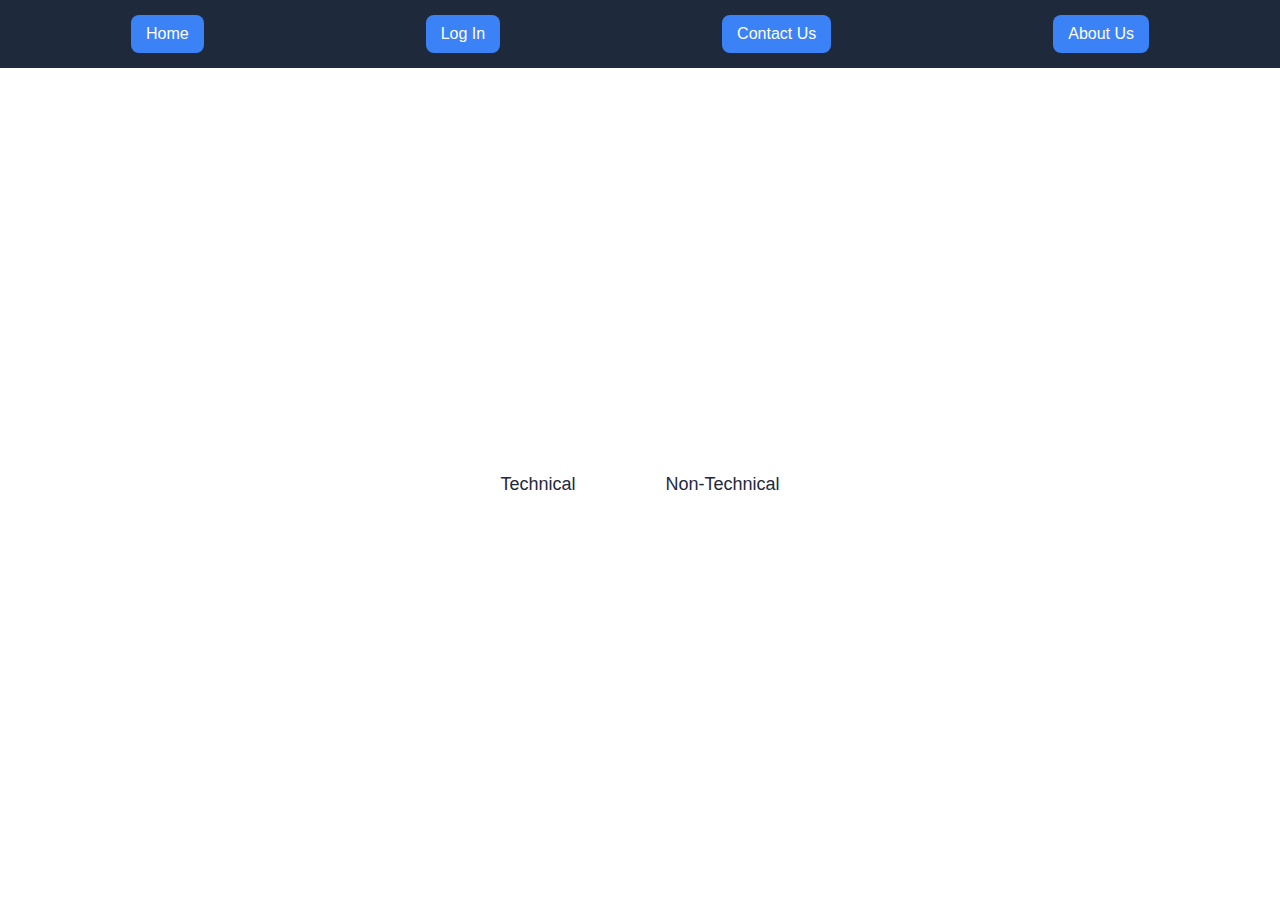
<file: index.html>
<!DOCTYPE html>
<html lang="en">
<head>
  <meta charset="UTF-8" />
  <meta name="viewport" content="width=device-width, initial-scale=1.0" />
  <title>Topbar Layout</title>
  <link rel="stylesheet" href="styles.css" />
</head>
<body>
  <div class="topbar">
    <button><a href="index.html">Home</a></button>
    <button><a href="SignUp_LogIn_Form.html">Log In</a></button>
    <button><a href="contact.html">Contact Us</a></button>
    <button><a href="about.html">About Us</a></button>
  </div>


  <div class="main-content">
    <div class="button-wrapper">
      <button id="techBtn">Technical</button>
      <button id="nonTechBtn">Non-Technical</button>
    </div>
  </div>

  <script src="script.js"></script>
</body>
</html>
</file>
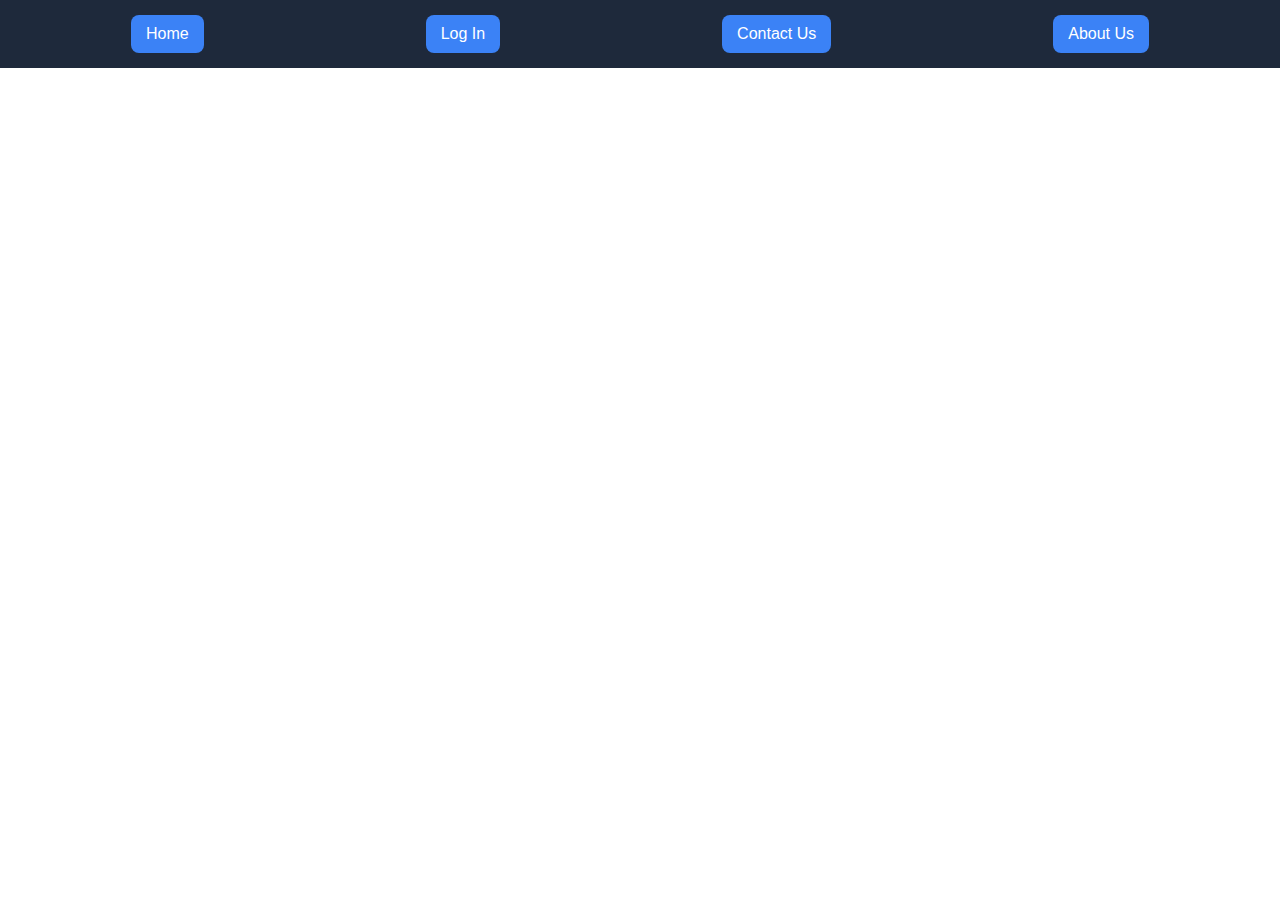
<file: about.html>
<!DOCTYPE html>
<html lang="en">
<head>
  <meta charset="UTF-8" />
  <meta name="viewport" content="width=device-width, initial-scale=1.0" />
  <title>About Us</title>
  <link rel="stylesheet" href="styles.css" />
</head>
<body>
  <div class="topbar">
    <button><a href="index.html">Home</a></button>
    <button><a href="SignUp_LogIn_Form.html">Log In</a></button>
    <button><a href="contact.html">Contact Us</a></button>
    <button><a href="about.html">About Us</a></button>
  </div>

  <div class="main-content">
    <div class="card-container">
      <h1>About Us</h1>
      <p>We are a dedicated career guidance platform helping students and professionals make informed career choices. With expert advice, personalized counseling, and the latest industry insights, we empower you to discover your path and achieve your goals.</p>

    </div>
  </div>

</body>
</html>
</file>
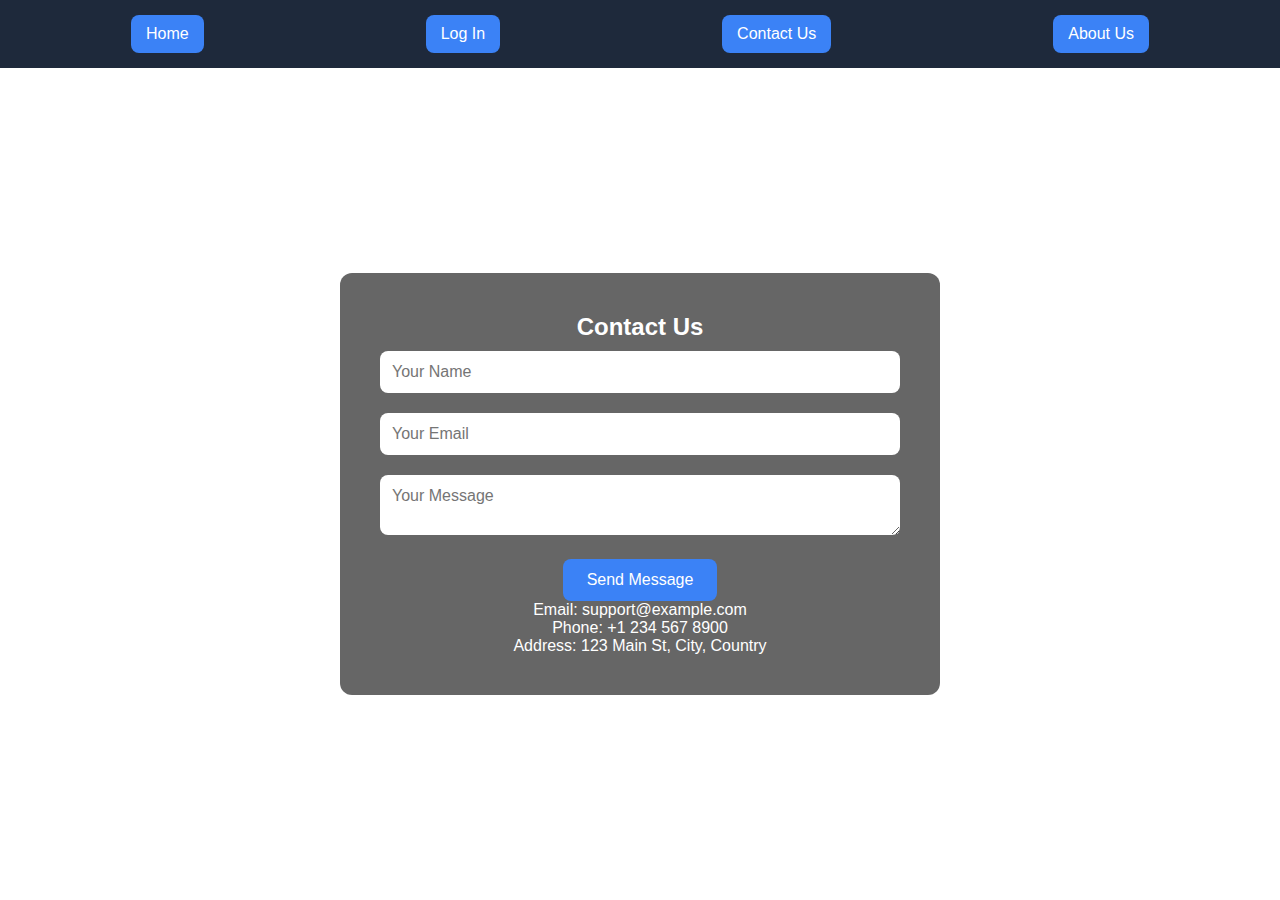
<file: contact.html>
<!DOCTYPE html>
<html lang="en">
<head>
  <meta charset="UTF-8" />
  <meta name="viewport" content="width=device-width, initial-scale=1.0"/>
  <title>Contact Us</title>
  <link rel="stylesheet" href="styles.css" />
  
</head>
<body>

  <div class="topbar">
    <button><a href="index.html">Home</a></button>
    <button><a href="SignUp_LogIn_Form.html">Log In</a></button>
    <button><a href="contact.html">Contact Us</a></button>
    <button><a href="about.html">About Us</a></button>
  </div>

  <div class="main-content">
    <div class="contact-container">
      <h2>Contact Us</h2>
      <form class="contact-form">
        <input type="text" placeholder="Your Name" required />
        <input type="email" placeholder="Your Email" required />
        <textarea placeholder="Your Message" required></textarea>
        <button type="submit">Send Message</button>
      </form>
      <div class="contact-info">
        <p>Email: support@example.com</p>
        <p>Phone: +1 234 567 8900</p>
        <p>Address: 123 Main St, City, Country</p>
      </div>
    </div>
  </div>

</body>
</html>
</file>
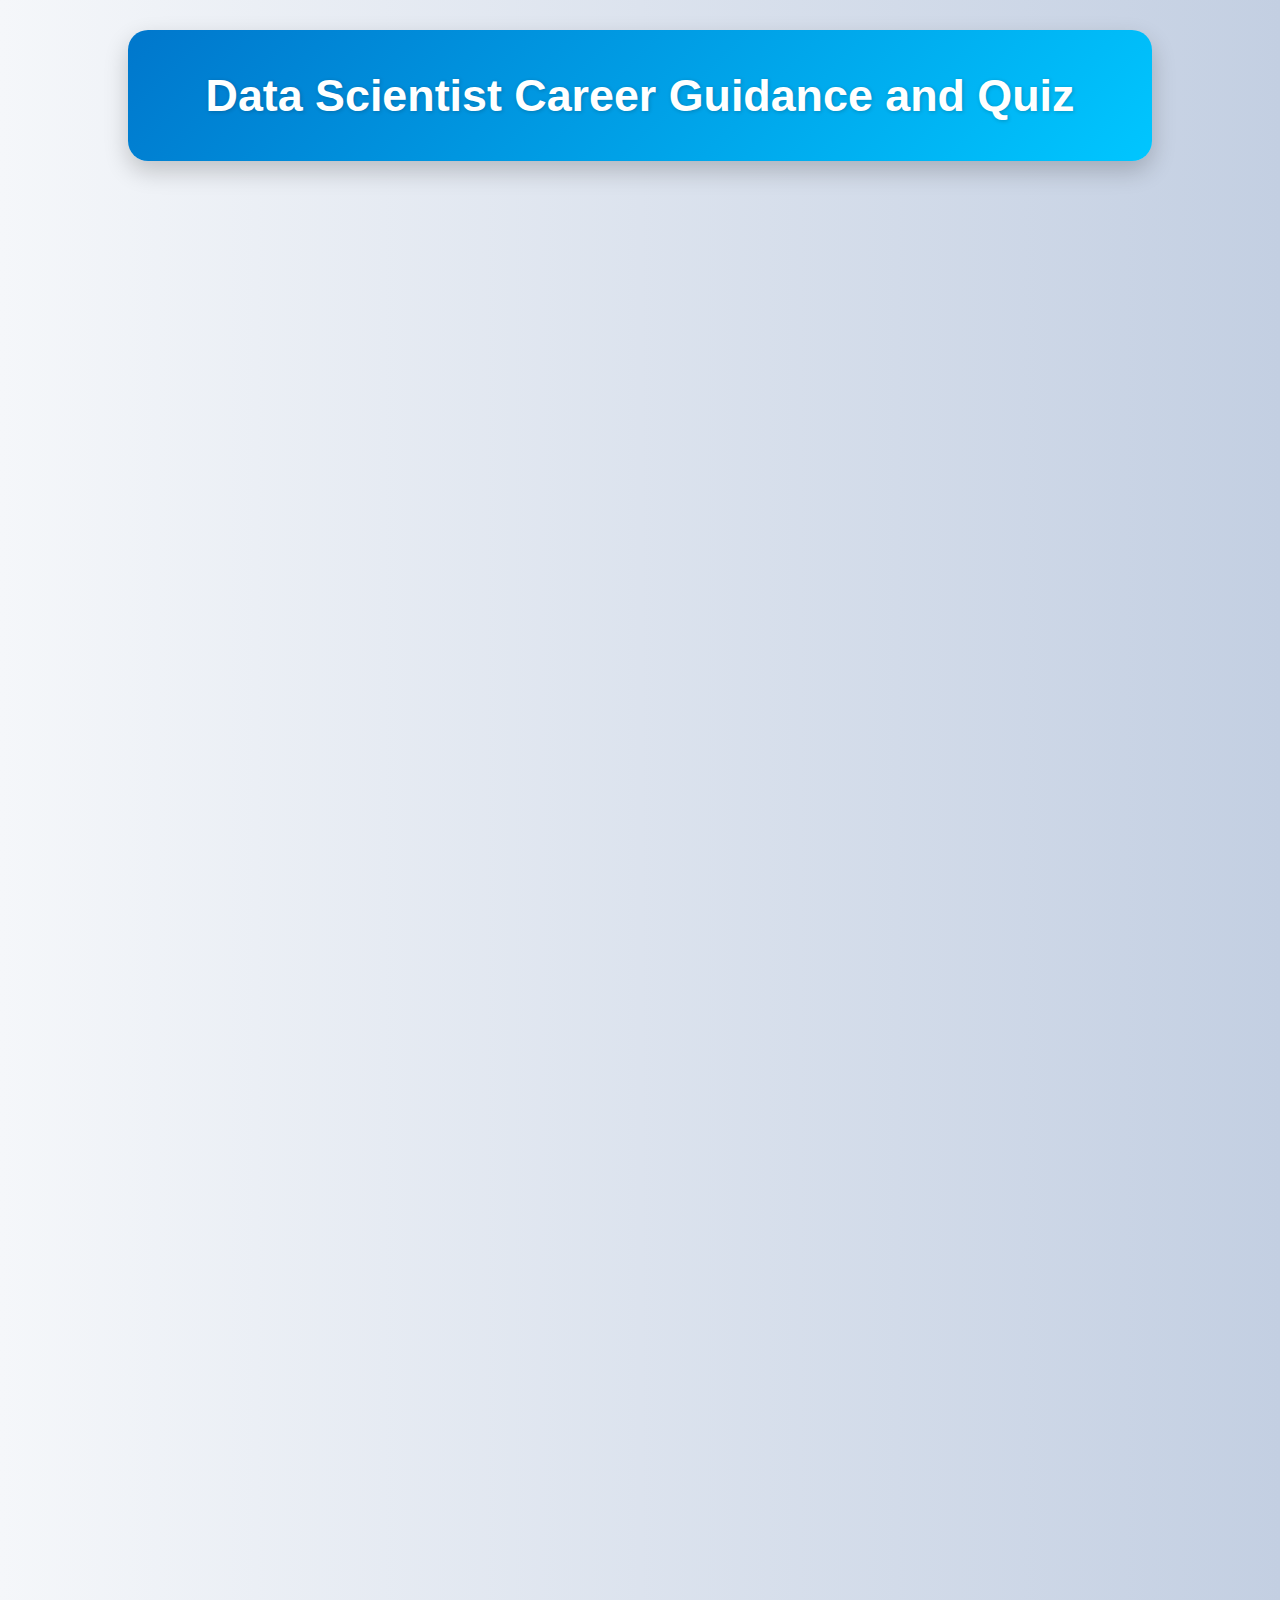
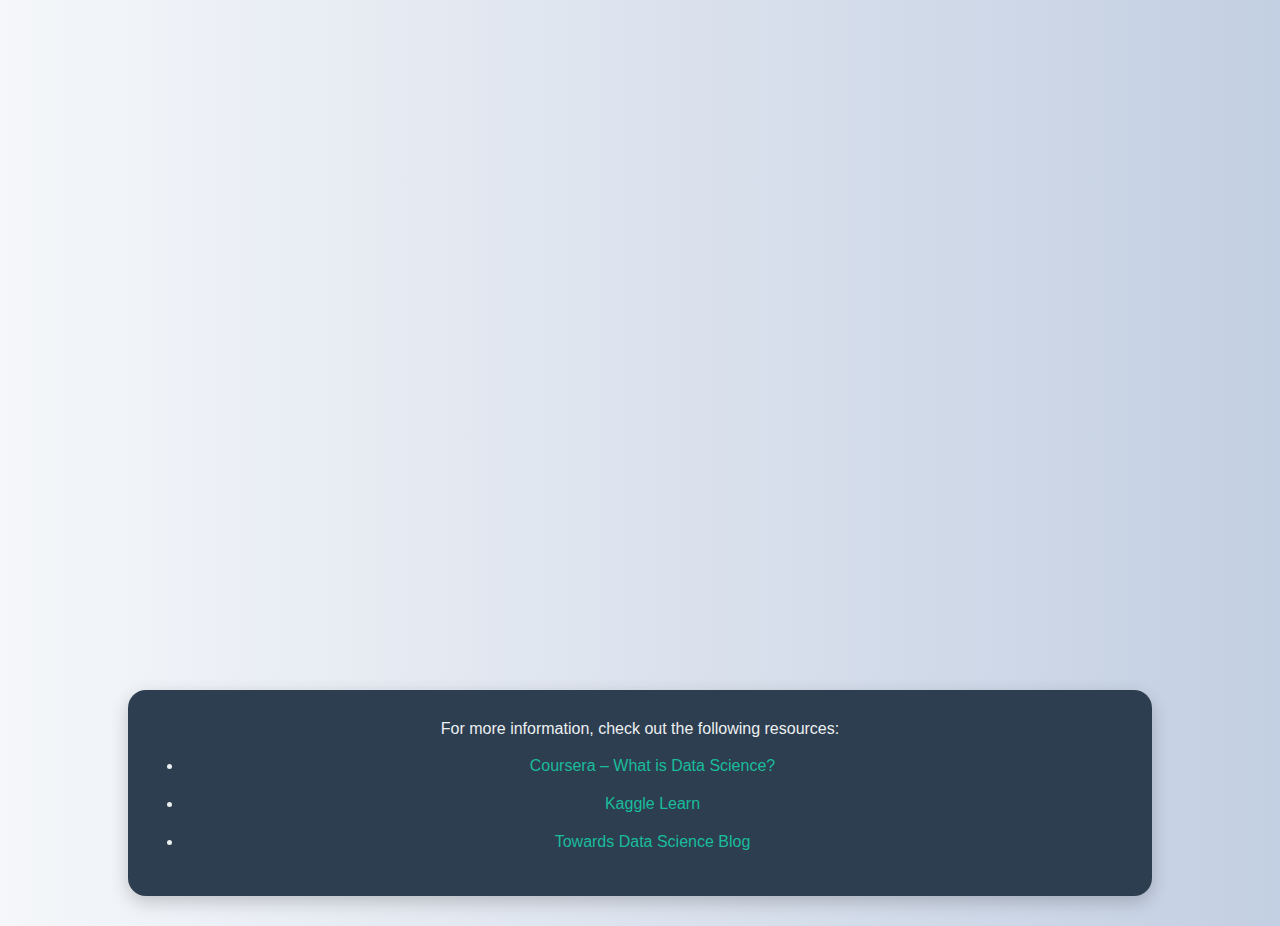
<file: data_scientist.html>
<!DOCTYPE html>
<html lang="en">
<head>
    <meta charset="UTF-8">
    <meta name="viewport" content="width=device-width, initial-scale=1.0">
    <title>Data Scientist Career Guidance</title>
    <link rel="stylesheet" href="style11.css">
</head>
<body>
    <header>
        <h1>Data Scientist Career Guidance and Quiz</h1>
    </header>

    <section>
        <h2>Skills and Tools to Know</h2>
        <ul>
            <li><strong>Core Programming Languages:</strong> Python, R, SQL</li>
            <li><strong>Data Analysis Tools:</strong> Pandas, NumPy, SciPy</li>
            <li><strong>Data Visualization:</strong> Matplotlib, Seaborn, Tableau, Power BI</li>
            <li><strong>Machine Learning Frameworks:</strong> Scikit-learn, TensorFlow, PyTorch</li>
            <li><strong>Big Data Technologies:</strong> Hadoop, Spark</li>
            <li><strong>Databases:</strong> MySQL, PostgreSQL, MongoDB</li>
            <li><strong>Cloud Platforms:</strong> AWS, Google Cloud, Azure</li>
        </ul>
    </section>

    <section>
        <h2>Software to Use</h2>
        <h3>Free Tools</h3>
        <ul>
            <li><a href="https://jupyter.org/" target="_blank">Jupyter Notebooks</a></li>
            <li><a href="https://www.anaconda.com/" target="_blank">Anaconda</a></li>
            <li><a href="https://scikit-learn.org/" target="_blank">Scikit-learn</a></li>
            <li><a href="https://colab.research.google.com/" target="_blank">Google Colab</a></li>
            <li><a href="https://www.mysql.com/" target="_blank">MySQL</a></li>
        </ul>
        <h3>Paid Tools</h3>
        <ul>
            <li>Tableau</li>
            <li>Power BI Pro</li>
            <li>Databricks</li>
            <li>SAS</li>
        </ul>
    </section>

    <section>
        <h2>How to Get Entry into Companies</h2>
        <ul>
            <li>Create and showcase data projects on GitHub or Kaggle.</li>
            <li>Build a strong LinkedIn profile and connect with industry professionals.</li>
            <li>Contribute to open-source data science projects or competitions.</li>
            <li>Gain certifications in data science or machine learning.</li>
            <li>Practice coding and data problems on platforms like LeetCode, HackerRank, and Kaggle.</li>
        </ul>
    </section>

    <section>
        <h2>Top Companies Hiring Data Scientists</h2>
        <ul>
            <li>Google</li>
            <li>Facebook (Meta)</li>
            <li>Amazon</li>
            <li>Microsoft</li>
            <li>Netflix</li>
            <li>IBM</li>
            <li>Airbnb</li>
        </ul>
    </section>

    <section>
        <h2>Base Salaries</h2>
        <p>The base salary for data scientists varies based on experience and location:</p>
        <ul>
            <li>Entry-Level: $85,000 - $110,000</li>
            <li>Mid-Level: $110,000 - $140,000</li>
            <li>Senior-Level: $140,000 - $180,000+</li>
        </ul>
    </section>

    <footer>
        <p>For more information, check out the following resources:</p>
        <ul>
            <li><a href="https://www.coursera.org/learn/what-is-datascience" target="_blank">Coursera – What is Data Science?</a></li>
            <li><a href="https://www.kaggle.com/learn" target="_blank">Kaggle Learn</a></li>
            <li><a href="https://towardsdatascience.com/" target="_blank">Towards Data Science Blog</a></li>
        </ul>
        <a href="quiz-datascientist.html" class="floating-btn">Quiz</a>
    </footer>
</body>
</html>
</file>
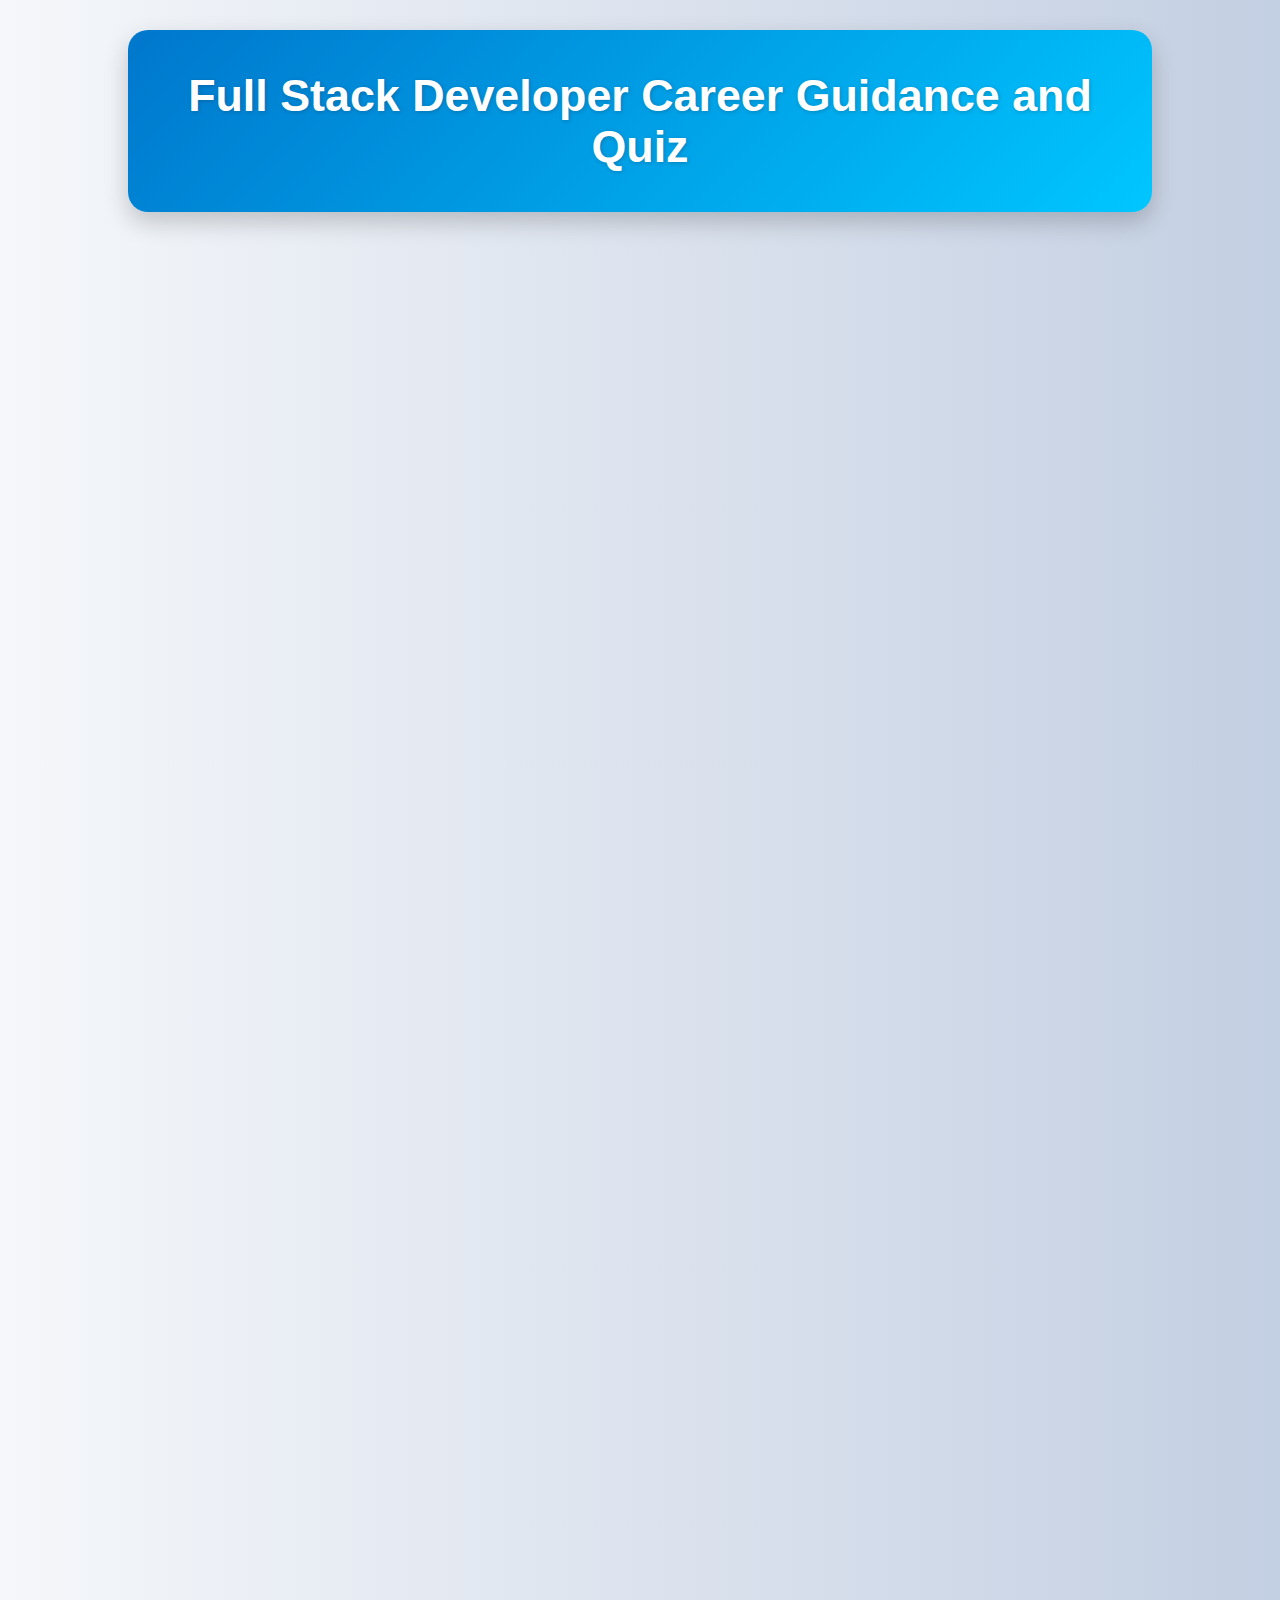
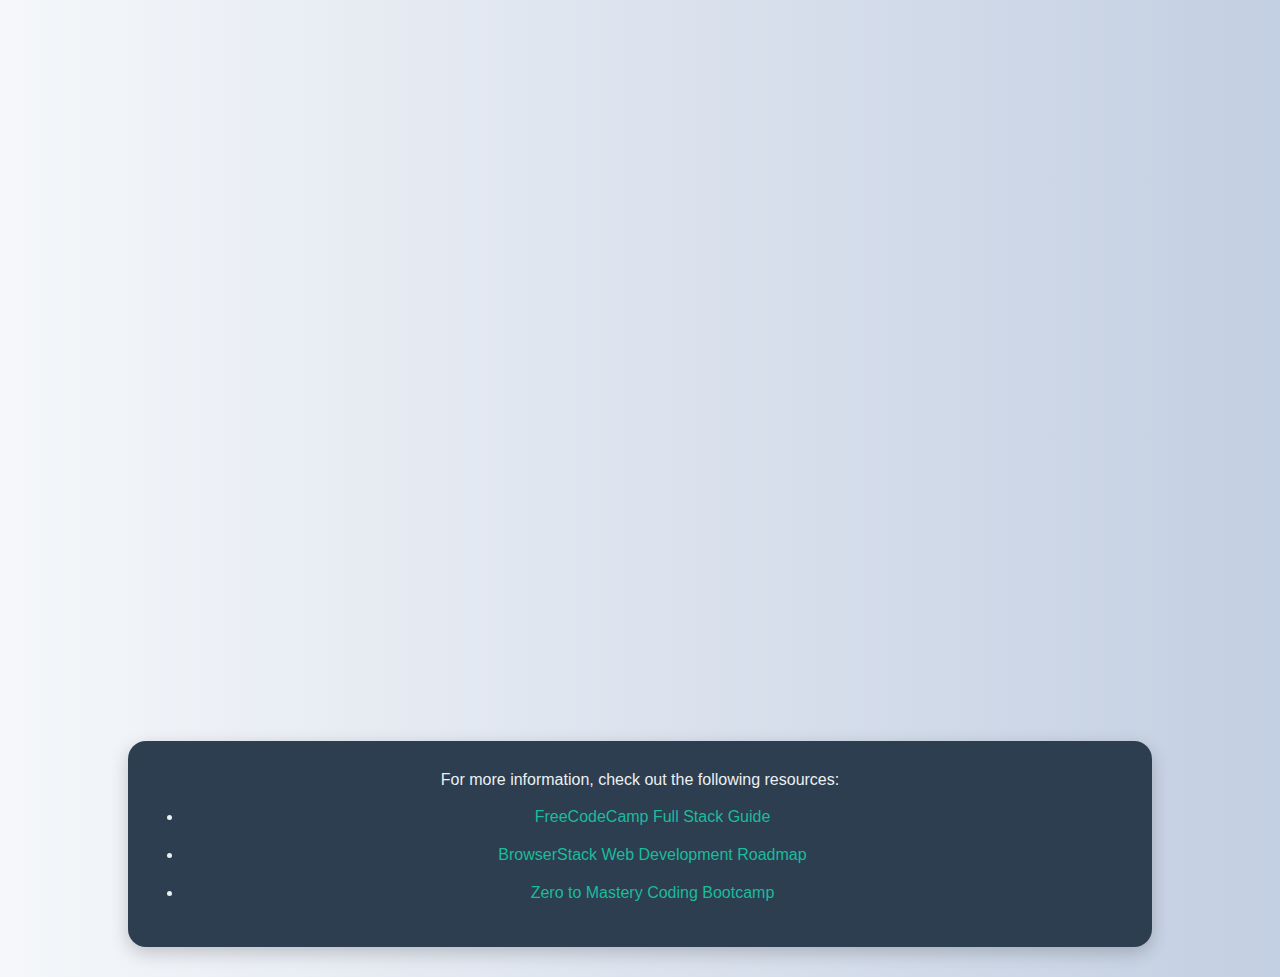
<file: index1.html>
<!DOCTYPE html>
<html lang="en">
<head>
    <meta charset="UTF-8">
    <meta name="viewport" content="width=device-width, initial-scale=1.0">
    <title>Full Stack Developer Career Guidance</title>
    <link rel="stylesheet" href="style11.css">
</head>
<body>
    <header>
        <h1>Full Stack Developer Career Guidance and Quiz</h1>
    </header>

    <section>
        <h2>Technologies to Know</h2>
        <ul>
            <li><strong>Core Languages:</strong> HTML, CSS, JavaScript</li>
            <li><strong>Back-End Technologies:</strong> Node.js, Express.js, Python, Ruby</li>
            <li><strong>Front-End Frameworks:</strong> React, Angular, Vue.js</li>
            <li><strong>Databases:</strong> MongoDB, PostgreSQL, MySQL</li>
            <li><strong>Version Control:</strong> Git, GitHub</li>
            <li><strong>Containerization:</strong> Docker, Kubernetes</li>
            <li><strong>Cloud Services:</strong> AWS, Azure, Google Cloud</li>
        </ul>
    </section>

    <section>
        <h2>Software to Use</h2>
        <h3>Free Tools</h3>
        <ul>
            <li><a href="https://code.visualstudio.com/" target="_blank">Visual Studio Code</a></li>
            <li><a href="https://www.postman.com/" target="_blank">Postman</a></li>
            <li><a href="https://git-scm.com/" target="_blank">Git</a></li>
            <li><a href="https://nodejs.org/" target="_blank">Node.js</a></li>
            <li><a href="https://www.mongodb.com/try/download/community" target="_blank">MongoDB Community Edition</a></li>
        </ul>
        <h3>Paid Tools</h3>
        <ul>
            <li>JetBrains WebStorm</li>
            <li>Adobe Creative Cloud</li>
            <li>GitHub Pro</li>
            <li>Cloud Hosting Services (AWS, Azure)</li>
        </ul>
    </section>

    <section>
        <h2>How to Get Entry into Companies</h2>
        <ul>
            <li>Build a strong portfolio showcasing your projects.</li>
            <li>Contribute to open-source projects on GitHub.</li>
            <li>Network with professionals in the industry through meetups and online communities.</li>
            <li>Apply for internships or entry-level positions to gain experience.</li>
            <li>Prepare for technical interviews by practicing coding challenges on platforms like LeetCode and HackerRank.</li>
        </ul>
    </section>

    <section>
        <h2>Top Companies Hiring Full Stack Developers</h2>
        <ul>
            <li>Google</li>
            <li>Amazon</li>
            <li>Microsoft</li>
            <li>Facebook</li>
            <li>IBM</li>
            <li>Uber</li>
            <li>Netflix</li>
        </ul>
    </section>

    <section>
        <h2>Base Salaries</h2>
        <p>The base salary for full stack developers varies based on experience and location:</p>
        <ul>
            <li>Entry-Level: $70,000 - $90,000</li>
            <li>Mid-Level: $90,000 - $120,000</li>
            <li>Senior-Level: $120,000 - $160,000+</li>
        </ul>
    </section>

    <footer>
        <p>For more information, check out the following resources:</p>
        <ul>
            <li><a href="https://www.freecodecamp.org/news/become-a-full-stack-developer-and-get-a-job/">FreeCodeCamp Full Stack Guide</a></li>
            <li><a href="https://www.browserstack.com/guide/web-development-roadmap">BrowserStack Web Development Roadmap</a></li>
            <li><a href="https://zerotomastery.io/courses/coding-bootcamp/">Zero to Mastery Coding Bootcamp</a></li>
        </ul>
        <a href="quiz1.html" class="floating-btn">Quiz</a>
    </footer>   
</body>
</html>
</file>
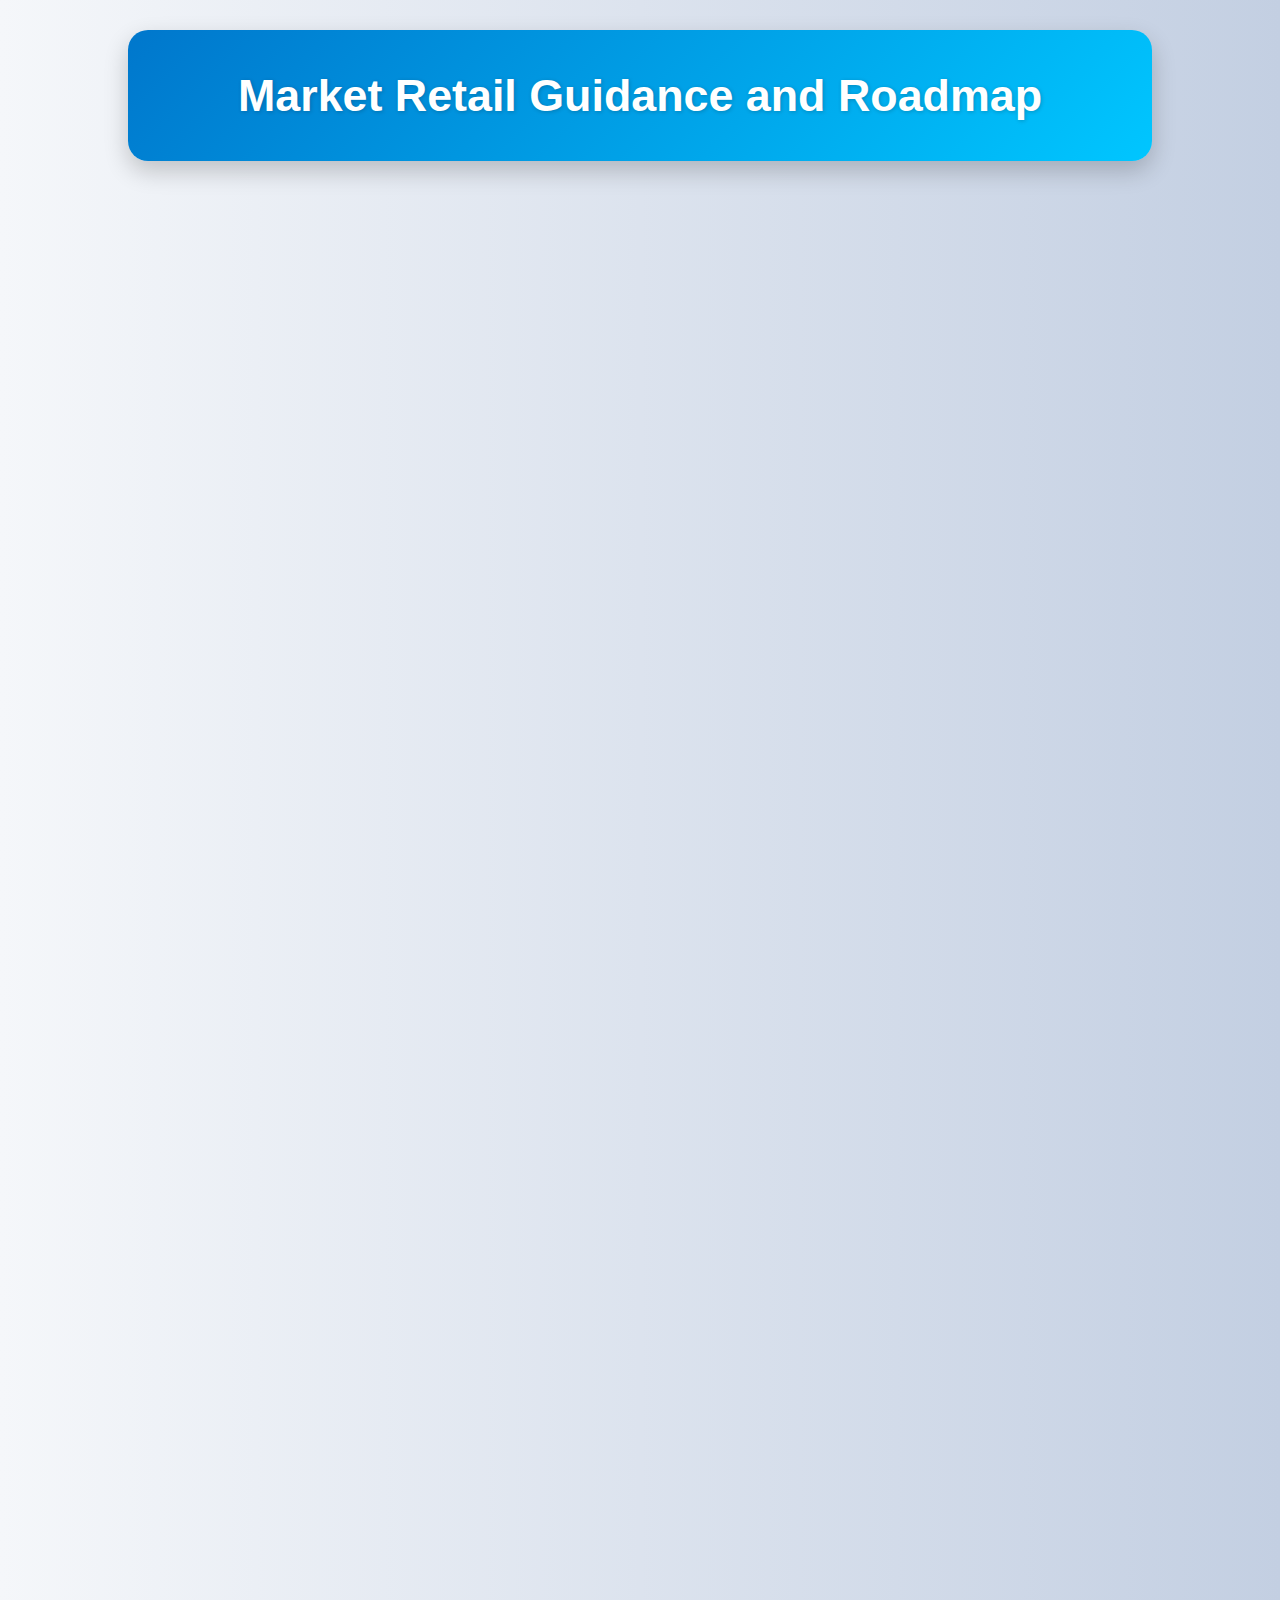
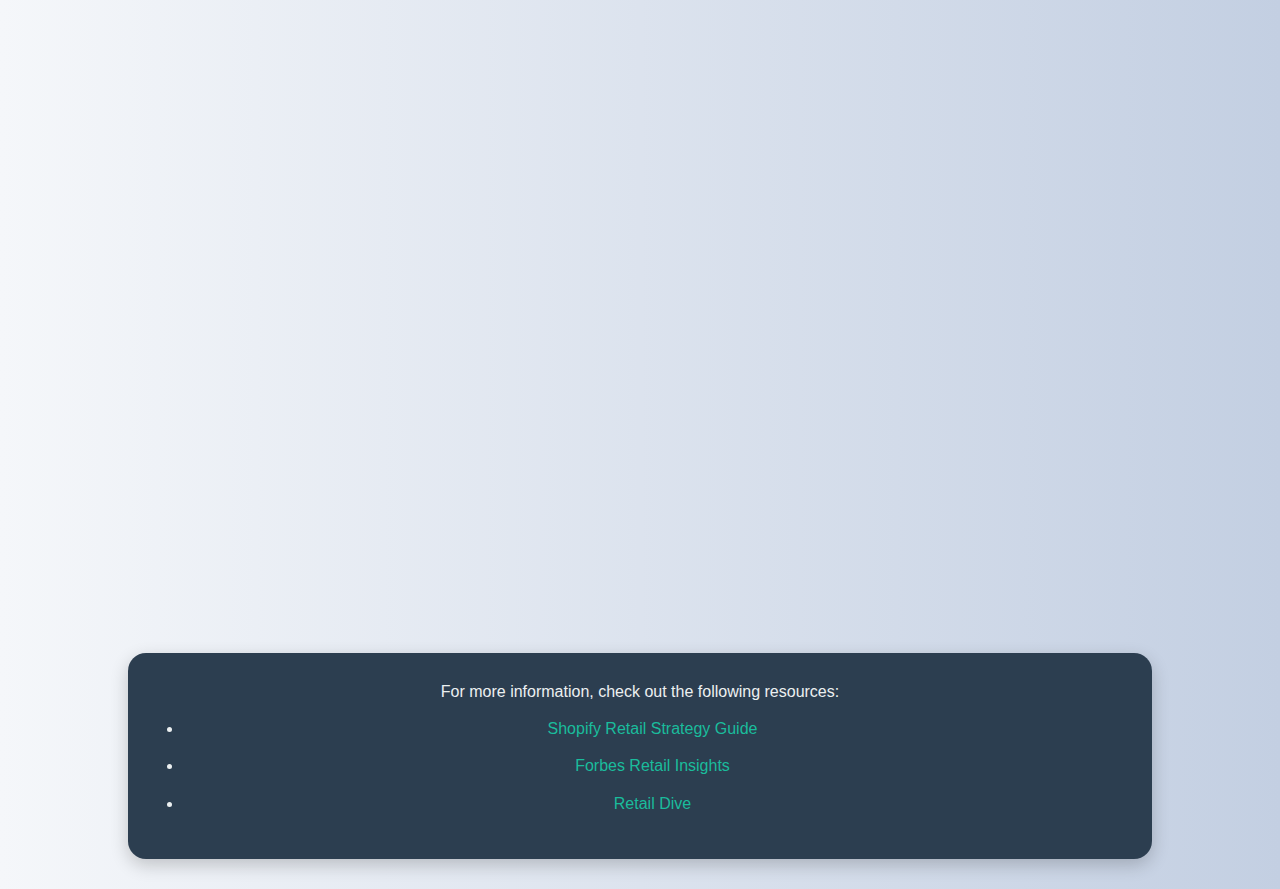
<file: index2.html>
<!DOCTYPE html>
<html lang="en">
<head>
    <meta charset="UTF-8">
    <meta name="viewport" content="width=device-width, initial-scale=1.0">
    <title>Market Retail Guidance and Roadmap</title>
    <link rel="stylesheet" href="style11.css">
</head>
<body>
    <header>
        <h1>Market Retail Guidance and Roadmap</h1>
    </header>

    <section>
        <h2>Key Retail Concepts</h2>
        <ul>
            <li><strong>Core Areas:</strong> Customer Service, Inventory Management, Sales Strategies</li>
            <li><strong>Retail Technologies:</strong> Point of Sale (POS) Systems, E-commerce Platforms, CRM Software</li>
            <li><strong>Marketing Strategies:</strong> Social Media Marketing, Email Campaigns, In-Store Promotions</li>
            <li><strong>Data Analysis:</strong> Sales Analytics, Customer Insights, Market Trends</li>
            <li><strong>Supply Chain Management:</strong> Logistics, Procurement, Distribution</li>
            <li><strong>Customer Engagement:</strong> Loyalty Programs, Feedback Systems, Personalization</li>
        </ul>
    </section>

    <section>
        <h2>Tools to Use</h2>
        <h3>Free Tools</h3>
        <ul>
            <li><a href="https://www.shopify.com/" target="_blank">Shopify (Free Trial)</a></li>
            <li><a href="https://www.canva.com/" target="_blank">Canva</a></li>
            <li><a href="https://www.mailchimp.com/" target="_blank">Mailchimp</a></li>
            <li><a href="https://www.google.com/analytics/" target="_blank">Google Analytics</a></li>
            <li><a href="https://www.hootsuite.com/" target="_blank">Hootsuite</a></li>
        </ul>
        <h3>Paid Tools</h3>
        <ul>
            <li>Salesforce</li>
            <li>Adobe Marketing Cloud</li>
            <li>Shopify Plus</li>
            <li>Advanced POS Systems</li>
        </ul>
    </section>

    <section>
        <h2>How to Enter the Retail Market</h2>
        <ul>
            <li>Gain experience through internships or part-time jobs in retail.</li>
            <li>Build a strong resume highlighting your customer service skills.</li>
            <li>Network with industry professionals through events and online platforms.</li>
            <li>Stay updated on retail trends and consumer behavior.</li>
            <li>Consider certifications in retail management or marketing.</li>
        </ul>
    </section>

    <section>
        <h2>Top Retail Companies Hiring</h2>
        <ul>
            <li>Walmart</li>
            <li>Target</li>
            <li>Costco</li>
            <li>Amazon</li>
            <li>Best Buy</li>
            <li>Home Depot</li>
            <li>CVS Health</li>
        </ul>
    </section>

    <section>
        <h2>Average Salaries in Retail</h2>
        <p>The average salary in the retail sector varies based on position and experience:</p>
        <ul>
            <li>Entry-Level: $30,000 - $40,000</li>
            <li>Mid-Level: $40,000 - $60,000</li>
            <li>Management Level: $60,000 - $100,000+</li>
        </ul>
    </section>

    <footer>
        <p>For more information, check out the following resources:</p>
        <ul>
            <li><a href="https://www.shopify.com/blog/retail-strategy">Shopify Retail Strategy Guide</a></li>
            <li><a href="https://www.forbes.com/retail/">Forbes Retail Insights</a></li>
            <li><a href="https://www.retaildive.com/">Retail Dive</a></li>
        </ul>
        <a href="#roadmap" class="floating-btn">🛣 Roadmap</a>
    </footer>   
</body>
</html>
</file>
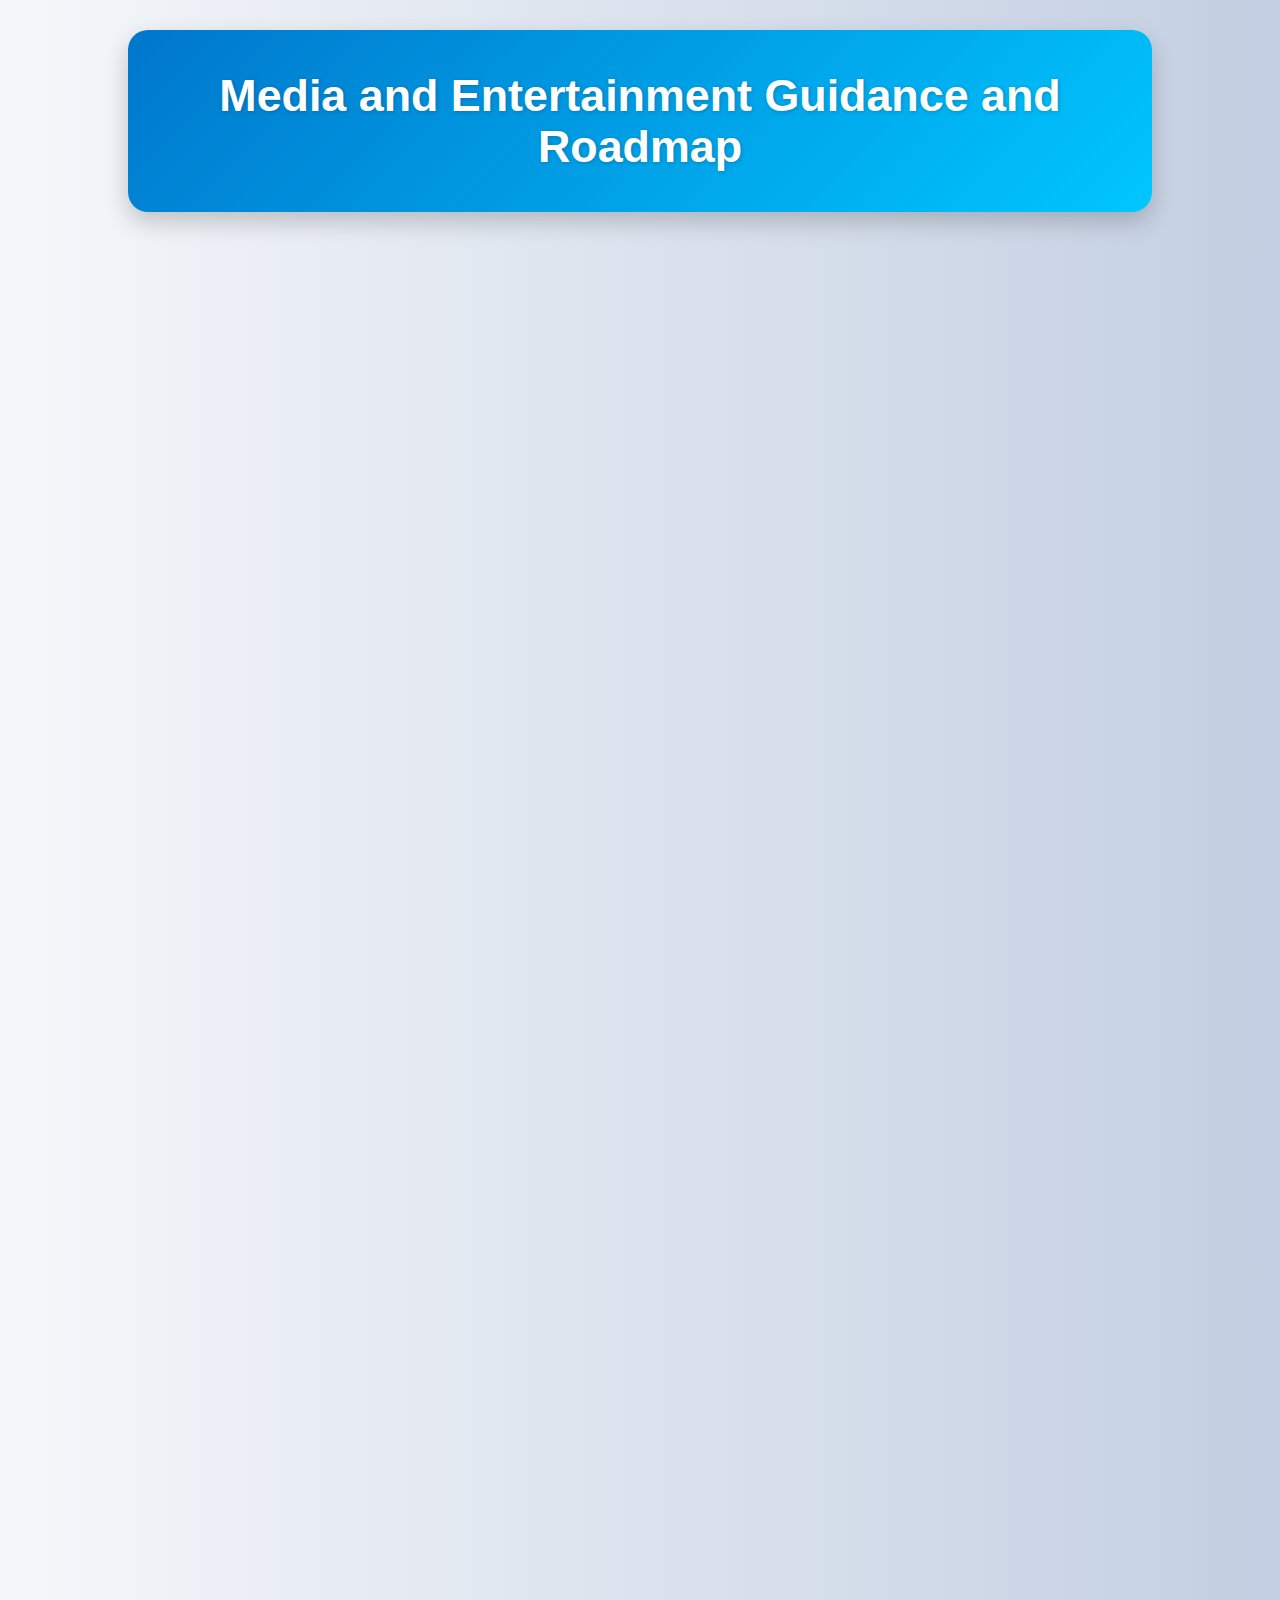
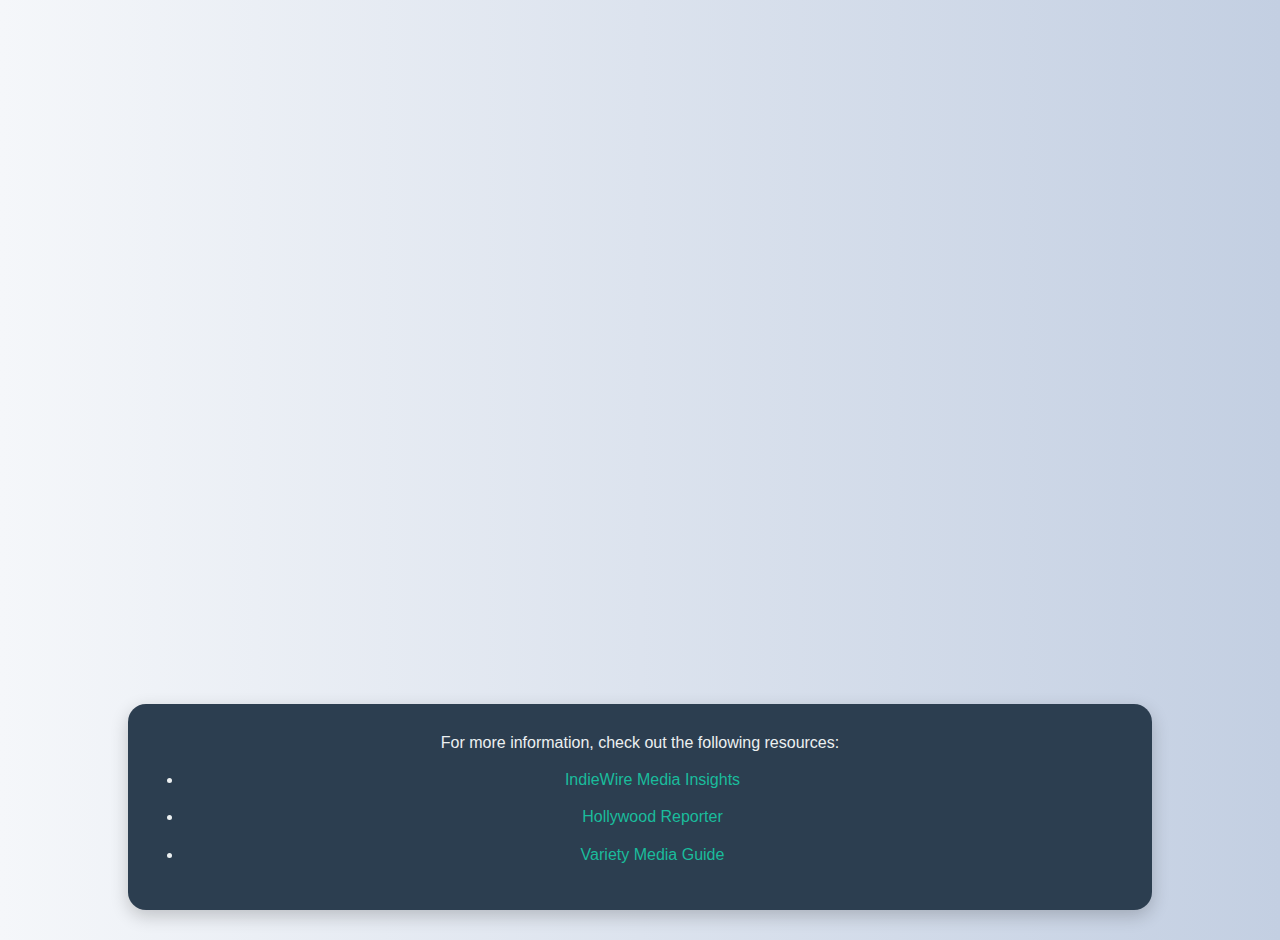
<file: index3.html>
<!DOCTYPE html>
<html lang="en">
<head>
    <meta charset="UTF-8">
    <meta name="viewport" content="width=device-width, initial-scale=1.0">
    <title>Media and Entertainment Guidance and Roadmap</title>
    <link rel="stylesheet" href="style11.css">
</head>
<body>
    <header>
        <h1>Media and Entertainment Guidance and Roadmap</h1>
    </header>

    <section>
        <h2>Key Media Concepts</h2>
        <ul>
            <li><strong>Core Areas:</strong> Film Production, Music Industry, Digital Media</li>
            <li><strong>Media Technologies:</strong> Video Editing Software, Audio Production Tools, Streaming Platforms</li>
            <li><strong>Marketing Strategies:</strong> Social Media Promotion, Influencer Marketing, Content Marketing</li>
            <li><strong>Data Analysis:</strong> Audience Insights, Engagement Metrics, Market Trends</li>
            <li><strong>Distribution Channels:</strong> Theatrical Releases, Streaming Services, Broadcast Media</li>
            <li><strong>Audience Engagement:</strong> Fan Interaction, Community Building, Feedback Systems</li>
        </ul>
    </section>

    <section>
        <h2>Tools to Use</h2>
        <h3>Free Tools</h3>
        <ul>
            <li><a href="https://www.blender.org/" target="_blank">Blender (3D Animation)</a></li>
            <li><a href="https://www.audacityteam.org/" target="_blank">Audacity (Audio Editing)</a></li>
            <li><a href="https://www.canva.com/" target="_blank">Canva (Graphic Design)</a></li>
            <li><a href="https://www.tubebuddy.com/" target="_blank">TubeBuddy (YouTube Management)</a></li>
            <li><a href="https://www.hootsuite.com/" target="_blank">Hootsuite (Social Media Management)</a></li>
        </ul>
        <h3>Paid Tools</h3>
        <ul>
            <li>Adobe Creative Cloud</li>
            <li>Final Cut Pro</li>
            <li>Avid Media Composer</li>
            <li>Pro Tools</li>
        </ul>
    </section>

    <section>
        <h2>How to Enter the Media Industry</h2>
        <ul>
            <li>Gain experience through internships or entry-level positions in media.</li>
            <li>Build a strong portfolio showcasing your work in film, music, or digital media.</li>
            <li>Network with industry professionals through events and online platforms.</li>
            <li>Stay updated on media trends and audience preferences.</li>
            <li>Consider certifications in media production or marketing.</li>
        </ul>
    </section>

    <section>
        <h2>Top Media Companies Hiring</h2>
        <ul>
            <li>Netflix</li>
            <li>Disney</li>
            <li>Warner Bros.</li>
            <li>Universal Pictures</li>
            <li>Spotify</li>
            <li>Hulu</li>
            <li>ViacomCBS</li>
        </ul>
    </section>

    <section>
        <h2>Average Salaries in Media</h2>
        <p>The average salary in the media sector varies based on position and experience:</p>
        <ul>
            <li>Entry-Level: $35,000 - $50,000</li>
            <li>Mid-Level: $50,000 - $80,000</li>
            <li>Management Level: $80,000 - $150,000+</li>
        </ul>
    </section>

    <footer>
        <p>For more information, check out the following resources:</p>
        <ul>
            <li><a href="https://www.indiewire.com/" target="_blank">IndieWire Media Insights</a></li>
            <li><a href="https://www.hollywoodreporter.com/" target="_blank">Hollywood Reporter</a></li>
            <li><a href="https://www.variety.com/" target="_blank">Variety Media Guide</a></li>
        </ul>
        <a href="#roadmap" class="floating-btn">🛣 Roadmap</a>
    </footer>   
</body>
</html>
</file>
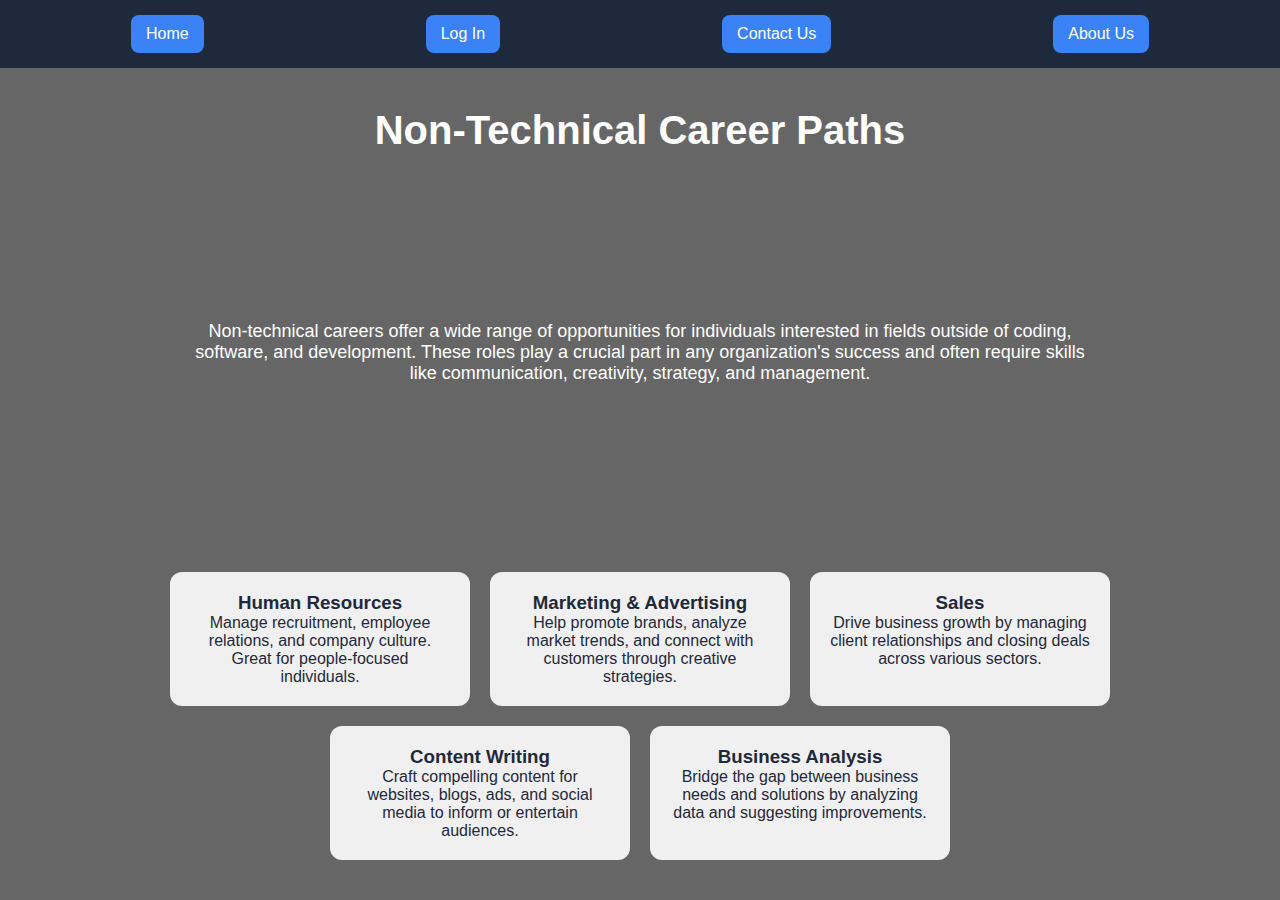
<file: non-technical.html>
<!DOCTYPE html>
<html lang="en">
<head>
  <meta charset="UTF-8" />
  <meta name="viewport" content="width=device-width, initial-scale=1.0"/>
  <title>Non-Technical Careers</title>
  <link rel="stylesheet" href="styles.css" />
</head>
<body>
  <!-- Top Navigation Bar -->
  <div class="topbar">
    <button><a href="index.html">Home</a></button>
    <button><a href="SignUp_LogIn_Form.html">Log In</a></button>
    <button><a href="contact.html">Contact Us</a></button>
    <button><a href="about.html">About Us</a></button>
  </div>

  <!-- Main Content Area -->
  <div class="main-content" style="flex-direction: column; text-align: center; color: white; padding: 40px; background-color: rgba(0, 0, 0, 0.6);">
    <h1 style="font-size: 40px; margin-bottom: 20px;">Non-Technical Career Paths</h1>
    <p style="font-size: 18px; max-width: 900px; margin: auto;">
      Non-technical careers offer a wide range of opportunities for individuals interested in fields outside of coding, software, and development.
      These roles play a crucial part in any organization's success and often require skills like communication, creativity, strategy, and management.
    </p>

    <div style="display: flex; flex-wrap: wrap; justify-content: center; gap: 20px; margin-top: 40px;">
      <div style="background: rgba(255,255,255,0.9); border-radius: 12px; padding: 20px; width: 300px; color: #1e293b;">
        <h3>Human Resources</h3>
        <p>Manage recruitment, employee relations, and company culture. Great for people-focused individuals.</p>
      </div>
      <div style="background: rgba(255,255,255,0.9); border-radius: 12px; padding: 20px; width: 300px; color: #1e293b;">
        <h3>Marketing & Advertising</h3>
        <p>Help promote brands, analyze market trends, and connect with customers through creative strategies.</p>
      </div>
      <div style="background: rgba(255,255,255,0.9); border-radius: 12px; padding: 20px; width: 300px; color: #1e293b;">
        <h3>Sales</h3>
        <p>Drive business growth by managing client relationships and closing deals across various sectors.</p>
      </div>
      <div style="background: rgba(255,255,255,0.9); border-radius: 12px; padding: 20px; width: 300px; color: #1e293b;">
        <h3>Content Writing</h3>
        <p>Craft compelling content for websites, blogs, ads, and social media to inform or entertain audiences.</p>
      </div>
      <div style="background: rgba(255,255,255,0.9); border-radius: 12px; padding: 20px; width: 300px; color: #1e293b;">
        <h3>Business Analysis</h3>
        <p>Bridge the gap between business needs and solutions by analyzing data and suggesting improvements.</p>
      </div>
    </div>
  </div>
</body>
</html>
</file>
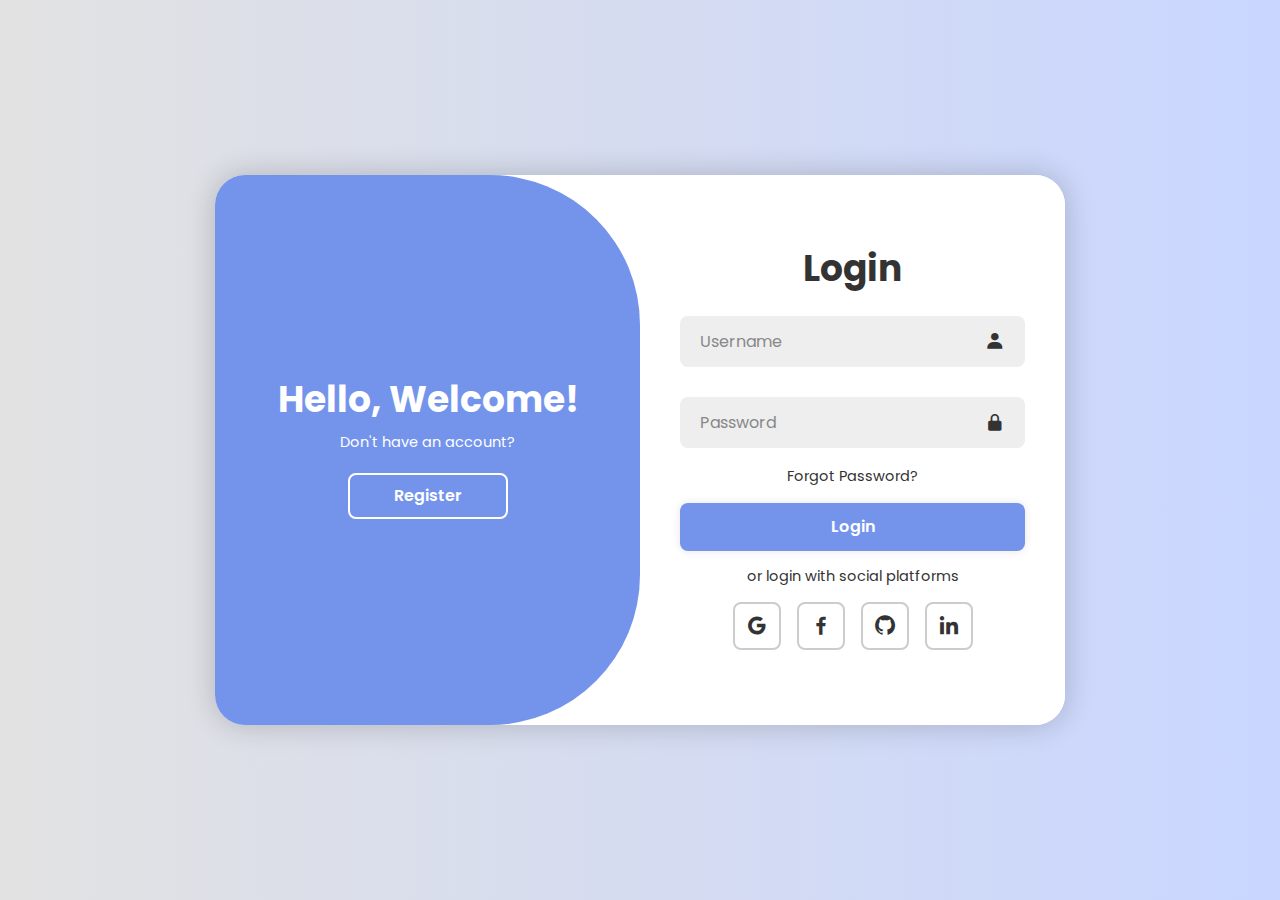
<file: SignUp_LogIn_Form.html>
<!DOCTYPE html>
<html lang="en">
<head>
    <meta charset="UTF-8">
    <meta name="viewport" content="width=device-width, initial-scale=1.0">
    <title>Login/Signup Form</title>
    <link rel="stylesheet" href="SignUp_LogIn_Form.css">
    <link href='https://unpkg.com/boxicons@2.1.4/css/boxicons.min.css' rel='stylesheet'>
</head>
  <body>

    <!-- credits to the writter @leonam-silva-de-souza -->
      <div class="container">
          <div class="form-box login">
              <form action="#">
                  <h1>Login</h1>
                  <div class="input-box">
                      <input type="text" placeholder="Username" required>
                      <i class='bx bxs-user'></i>
                  </div>
                  <div class="input-box">
                      <input type="password" placeholder="Password" required>
                      <i class='bx bxs-lock-alt' ></i>
                  </div>
                  <div class="forgot-link">
                      <a href="#">Forgot Password?</a>
                  </div>
                  <button type="submit" class="btn">Login</button>
                  <p>or login with social platforms</p>
                  <div class="social-icons">
                      <a href="#"><i class='bx bxl-google' ></i></a>
                      <a href="#"><i class='bx bxl-facebook' ></i></a>
                      <a href="#"><i class='bx bxl-github' ></i></a>
                      <a href="#"><i class='bx bxl-linkedin' ></i></a>
                  </div>
              </form>
          </div>

          <div class="form-box register">
              <form action="#">
                  <h1>Registration</h1>
                  <div class="input-box">
                      <input type="text" placeholder="Username" required>
                      <i class='bx bxs-user'></i>
                  </div>
                  <div class="input-box">
                      <input type="email" placeholder="Email" required>
                      <i class='bx bxs-envelope' ></i>
                  </div>
                  <div class="input-box">
                      <input type="password" placeholder="Password" required>
                      <i class='bx bxs-lock-alt' ></i>
                  </div>
                  <button type="submit" class="btn">Register</button>
                  <p>or register with social platforms</p>
                  <div class="social-icons">
                      <a href="#"><i class='bx bxl-google' ></i></a>
                      <a href="#"><i class='bx bxl-facebook' ></i></a>
                      <a href="#"><i class='bx bxl-github' ></i></a>
                      <a href="#"><i class='bx bxl-linkedin' ></i></a>
                  </div>
              </form>
          </div>

          <div class="toggle-box">
              <div class="toggle-panel toggle-left">
                  <h1>Hello, Welcome!</h1>
                  <p>Don't have an account?</p>
                  <button class="btn register-btn">Register</button>
              </div>

              <div class="toggle-panel toggle-right">
                  <h1>Welcome Back!</h1>
                  <p>Already have an account?</p>
                  <button class="btn login-btn">Login</button>
              </div>
          </div>
      </div>

      <script src="SignUp_LogIn_Form.js"></script>
  </body>
</html>
</file>
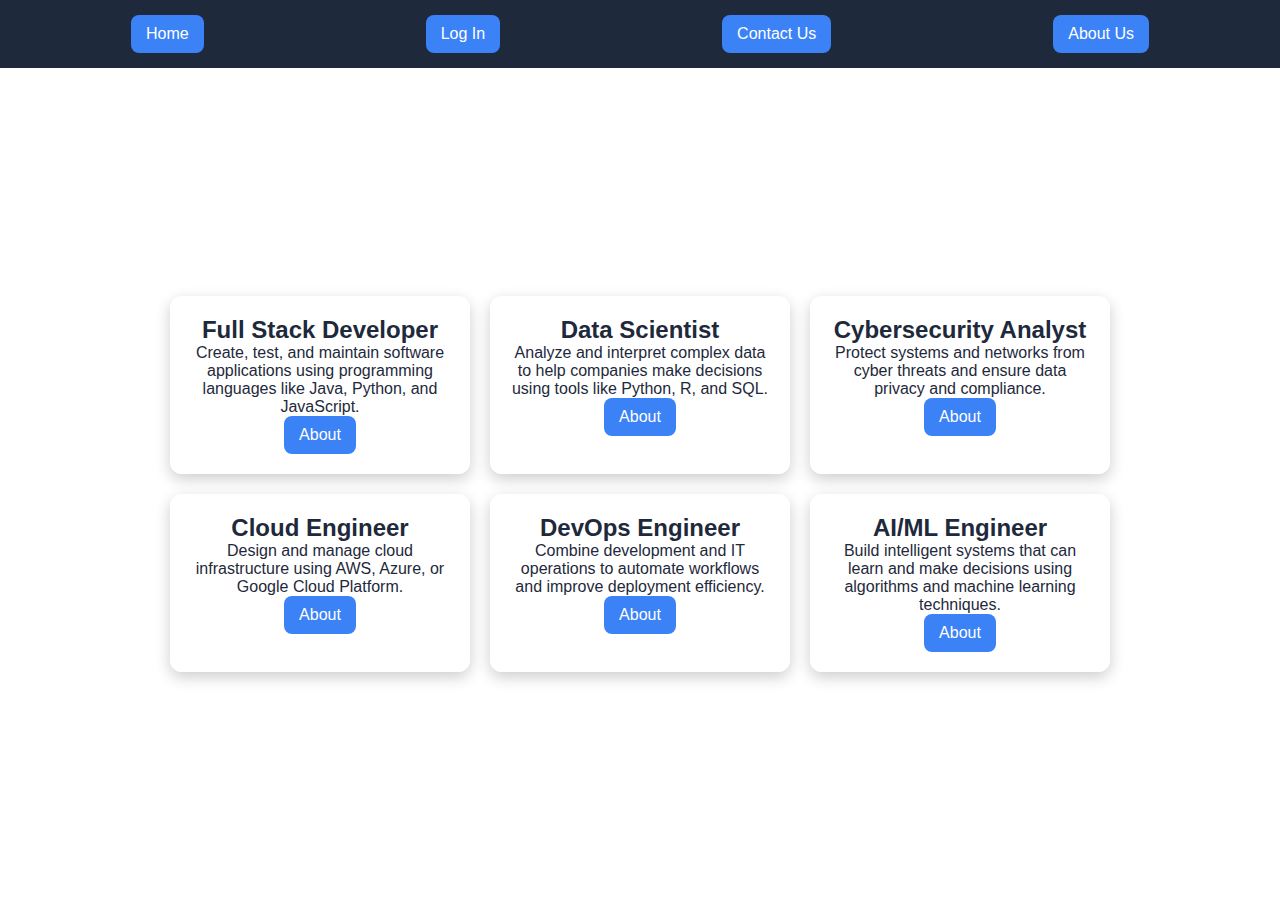
<file: technical.html>
<!DOCTYPE html>
<html lang="en">
<head>
  <meta charset="UTF-8" />
  <meta name="viewport" content="width=device-width, initial-scale=1.0" />
  <title>Technical Careers</title>
  <link rel="stylesheet" href="styles.css" />
</head>
<body>
  <div class="topbar">
    <button><a href="index.html">Home</a></button>
    <button><a href="SignUp_LogIn_Form.html">Log In</a></button>
    <button><a href="contact.html">Contact Us</a></button>
    <button><a href="about.html">About Us</a></button>
  </div>

  <div class="main-content">
    <div class="card-container">
      <div class="card">
        <h2>Full Stack Developer</h2>
        <p>Create, test, and maintain software applications using programming languages like Java, Python, and JavaScript.</p>
        <button><a href="index1.html">About</a></button>
      </div>
      <div class="card">
        <h2>Data Scientist</h2>
        <p>Analyze and interpret complex data to help companies make decisions using tools like Python, R, and SQL.</p>
        <button><a href="data_scientist.html">About</a></button>
      </div>
      <div class="card">
        <h2>Cybersecurity Analyst</h2>
        <p>Protect systems and networks from cyber threats and ensure data privacy and compliance.</p>
        <button><a href="index1.html">About</a></button>
      </div>
      <div class="card">
        <h2>Cloud Engineer</h2>
        <p>Design and manage cloud infrastructure using AWS, Azure, or Google Cloud Platform.</p>
        <button><a href="index1.html">About</a></button>
      </div>
      <div class="card">
        <h2>DevOps Engineer</h2>
        <p>Combine development and IT operations to automate workflows and improve deployment efficiency.</p>
        <button><a href="index1.html">About</a></button>
      </div>
      <div class="card">
        <h2>AI/ML Engineer</h2>
        <p>Build intelligent systems that can learn and make decisions using algorithms and machine learning techniques.</p>
        <button><a href="index1.html">About</a></button>
      </div>
    </div>
  </div>
</body>
</html>
</file>
<file: style11.css>
/* === Global Styles === */
* {
    margin: 0;
    padding: 0;
    box-sizing: border-box;
    scroll-behavior: smooth;
    font-family: 'Segoe UI', Tahoma, Geneva, Verdana, sans-serif;
  }
  
  body {
    background: linear-gradient(to right, #f5f7fa, #c3cfe2);
    color: #333;
    padding: 30px 10vw;
    animation: fadeIn 1s ease;
  }
  
  a {
    color: #0077cc;
    text-decoration: none;
    transition: color 0.3s ease;
  }
  
  a:hover {
    color: #005999;
  }
  
  /* === Header === */
  header {
    background: linear-gradient(135deg, #0077cc, #00c6ff);
    padding: 40px 20px;
    border-radius: 20px;
    text-align: center;
    color: #fff;
    box-shadow: 0 10px 25px rgba(0, 0, 0, 0.2);
    animation: slideDown 1s ease-out;
  }
  
  header h1 {
    font-size: 2.8rem;
    text-shadow: 1px 1px 4px rgba(0, 0, 0, 0.2);
  }
  
  /* === Sections === */
  section {
    background: rgba(255, 255, 255, 0.85);
    border-radius: 18px;
    margin: 40px 0;
    padding: 30px;
    box-shadow: 0 8px 25px rgba(0, 0, 0, 0.1);
    backdrop-filter: blur(10px);
    transition: transform 0.3s ease, opacity 0.4s ease;
    opacity: 0;
    animation: fadeInUp 1s forwards;
  }
  
  section:hover {
    transform: translateY(-5px);
  }
  
  section h2 {
    color: #017ffd;
    font-size: 2rem;
    margin-bottom: 20px;
    border-left: 5px solid #0077cc;
    padding-left: 15px;
  }
  
  section h3 {
    margin-top: 25px;
    font-size: 1.3rem;
    color: #444;
  }
  
  ul {
    margin-top: 15px;
    padding-left: 25px;
  }
  
  li {
    margin: 12px 0;
    line-height: 1.6;
  }
  
  /* === Footer === */
  footer {
    background: #2c3e50;
    color: #ecf0f1;
    padding: 30px;
    border-radius: 18px;
    text-align: center;
    margin-top: 50px;
    box-shadow: 0 6px 18px rgba(0, 0, 0, 0.2);
  }
  
  footer a {
    color: #1abc9c;
    font-weight: 500;
  }
  
  footer a:hover {
    color: #16a085;
  }
  
  /* === Floating Roadmap Button === */
  .floating-btn {
    position: fixed;
    top: 50%;
    right: 160px;
    transform: translateY(-50%);
    background: rgba(255, 255, 255, 0.15);
    backdrop-filter: blur(10px);
    -webkit-backdrop-filter: blur(10px);
    color: #0077cc;
    padding: 14px 22px;
    border-radius: 50px;
    font-weight: 600;
    font-size: 16px;
    text-decoration: none;
    box-shadow: 0 10px 25px rgba(0, 0, 0, 0.15);
    z-index: 999;
    border: 2px solid rgba(0, 119, 204, 0.3);
    transition: all 0.3s ease, transform 0.2s ease;
    cursor: pointer;
    opacity: 0;
    animation: slideInLeft 1.2s ease-out 1s forwards;
  }
  
  .floating-btn:hover {
    background: rgba(0, 119, 204, 0.95);
    color: #fff;
    transform: translateY(-50%) scale(1.05);
    border-color: rgba(255, 255, 255, 0.4);
    box-shadow: 0 12px 28px rgba(0, 119, 204, 0.3);
  }
  
  /* === Animations === */
  @keyframes fadeIn {
    from { opacity: 0; }
    to { opacity: 1; }
  }
  
  @keyframes slideDown {
    from {
      opacity: 0;
      transform: translateY(-40px);
    }
    to {
      opacity: 1;
      transform: translateY(0);
    }
  }
  
  @keyframes fadeInUp {
    0% {
      opacity: 0;
      transform: translateY(30px);
    }
    100% {
      opacity: 1;
      transform: translateY(0);
    }
  }
  
  @keyframes slideInLeft {
    from {
      transform: translate(-120%, -50%);
      opacity: 0;
    }
    to {
      transform: translateY(-50%);
      opacity: 1;
    }
  }
  
  /* === Section Staggered Delay === */
  section:nth-of-type(1) { animation-delay: 0.3s; }
  section:nth-of-type(2) { animation-delay: 0.5s; }
  section:nth-of-type(3) { animation-delay: 0.7s; }
  section:nth-of-type(4) { animation-delay: 0.9s; }
  section:nth-of-type(5) { animation-delay: 1.1s; }
  section:nth-of-type(6) { animation-delay: 1.3s; }
  
  /* === Responsive === */
  @media (max-width: 768px) {
    body {
      padding: 20px;
    }
  
    header h1 {
      font-size: 2rem;
    }
  
    section h2 {
      font-size: 1.5rem;
    }
  
    .floating-btn {
      left: 10px;
      padding: 12px 16px;
      font-size: 14px;
    }
  }
</file>
<file: SignUp_LogIn_Form.css>
@import url('https://fonts.googleapis.com/css2?family=Poppins:ital,wght@0,100;0,200;0,300;0,400;0,500;0,600;0,700;0,800;0,900;1,100;1,200;1,300;1,400;1,500;1,600;1,700;1,800;1,900&display=swap');

*{
    margin: 0;
    padding: 0;
    box-sizing: border-box;
    font-family: "Poppins", sans-serif;
    text-decoration: none;
    list-style: none;
}

body{
    display: flex;
    justify-content: center;
    align-items: center;
    min-height: 100vh;
    background: linear-gradient(90deg, #e2e2e2, #c9d6ff);
}

.container{
    position: relative;
    width: 850px;
    height: 550px;
    background: #fff;
    margin: 20px;
    border-radius: 30px;
    box-shadow: 0 0 30px rgba(0, 0, 0, .2);
    overflow: hidden;
}

    .container h1{
        font-size: 36px;
        margin: -10px 0;
    }

    .container p{
        font-size: 14.5px;
        margin: 15px 0;
    }

form{ width: 100%; }

.form-box{
    position: absolute;
    right: 0;
    width: 50%;
    height: 100%;
    background: #fff;
    display: flex;
    align-items: center;
    color: #333;
    text-align: center;
    padding: 40px;
    z-index: 1;
    transition: .6s ease-in-out 1.2s, visibility 0s 1s;
}

    .container.active .form-box{ right: 50%; }

    .form-box.register{ visibility: hidden; }
        .container.active .form-box.register{ visibility: visible; }

.input-box{
    position: relative;
    margin: 30px 0;
}

    .input-box input{
        width: 100%;
        padding: 13px 50px 13px 20px;
        background: #eee;
        border-radius: 8px;
        border: none;
        outline: none;
        font-size: 16px;
        color: #333;
        font-weight: 500;
    }

        .input-box input::placeholder{
            color: #888;
            font-weight: 400;
        }
    
    .input-box i{
        position: absolute;
        right: 20px;
        top: 50%;
        transform: translateY(-50%);
        font-size: 20px;
    }

.forgot-link{ margin: -15px 0 15px; }
    .forgot-link a{
        font-size: 14.5px;
        color: #333;
    }

.btn{
    width: 100%;
    height: 48px;
    background: #7494ec;
    border-radius: 8px;
    box-shadow: 0 0 10px rgba(0, 0, 0, .1);
    border: none;
    cursor: pointer;
    font-size: 16px;
    color: #fff;
    font-weight: 600;
}

.social-icons{
    display: flex;
    justify-content: center;
}

    .social-icons a{
        display: inline-flex;
        padding: 10px;
        border: 2px solid #ccc;
        border-radius: 8px;
        font-size: 24px;
        color: #333;
        margin: 0 8px;
    }

.toggle-box{
    position: absolute;
    width: 100%;
    height: 100%;
}

    .toggle-box::before{
        content: '';
        position: absolute;
        left: -250%;
        width: 300%;
        height: 100%;
        background: #7494ec;
        /* border: 2px solid red; */
        border-radius: 150px;
        z-index: 2;
        transition: 1.8s ease-in-out;
    }

        .container.active .toggle-box::before{ left: 50%; }

.toggle-panel{
    position: absolute;
    width: 50%;
    height: 100%;
    /* background: seagreen; */
    color: #fff;
    display: flex;
    flex-direction: column;
    justify-content: center;
    align-items: center;
    z-index: 2;
    transition: .6s ease-in-out;
}

    .toggle-panel.toggle-left{ 
        left: 0;
        transition-delay: 1.2s; 
    }
        .container.active .toggle-panel.toggle-left{
            left: -50%;
            transition-delay: .6s;
        }

    .toggle-panel.toggle-right{ 
        right: -50%;
        transition-delay: .6s;
    }
        .container.active .toggle-panel.toggle-right{
            right: 0;
            transition-delay: 1.2s;
        }

    .toggle-panel p{ margin-bottom: 20px; }

    .toggle-panel .btn{
        width: 160px;
        height: 46px;
        background: transparent;
        border: 2px solid #fff;
        box-shadow: none;
    }

@media screen and (max-width: 650px){
    .container{ height: calc(100vh - 40px); }

    .form-box{
        bottom: 0;
        width: 100%;
        height: 70%;
    }

        .container.active .form-box{
            right: 0;
            bottom: 30%;
        }

    .toggle-box::before{
        left: 0;
        top: -270%;
        width: 100%;
        height: 300%;
        border-radius: 20vw;
    }

        .container.active .toggle-box::before{
            left: 0;
            top: 70%;
        }

        .container.active .toggle-panel.toggle-left{
            left: 0;
            top: -30%;
        }

    .toggle-panel{ 
        width: 100%;
        height: 30%;
    }
        .toggle-panel.toggle-left{ top: 0; }
        .toggle-panel.toggle-right{
            right: 0;
            bottom: -30%;
        }

            .container.active .toggle-panel.toggle-right{ bottom: 0; }
}

@media screen and (max-width: 400px){
    .form-box { padding: 20px; }

    .toggle-panel h1{font-size: 30px; }
}
</file>
<file: styles.css>
/* Base Reset and Font */
* {
  margin: 0;
  padding: 0;
  box-sizing: border-box;
  font-family: Arial, sans-serif;
}

/* Body Layout */
body {
  display: flex;
  flex-direction: column;
  min-height: 100vh;
  background-image: url('https://images.unsplash.com/photo-1519389950473-47ba0277781c');
  background-size: cover;
  background-position: center;
  color: white;
}

/* Top Navigation Bar */
.topbar {
  width: 100%;
  background-color: #1e293b;
  padding: 15px 20px;
  display: flex;
  justify-content: space-around;
  align-items: center;
  flex-wrap: wrap;
}

.topbar button {
  padding: 10px 15px;
  border: none;
  background-color: #3b82f6;
  color: white;
  border-radius: 8px;
  cursor: pointer;
  font-size: 16px;
  transition: background 0.3s;
}

.topbar button a {
  color: white;
  text-decoration: none;
}

.topbar button:hover {
  background-color: #2563eb;
}

/* Main Content */
.main-content {
  flex: 1;
  display: flex;
  justify-content: center;
  align-items: center;
  padding: 40px;
  text-align: center;
}
.main-content button {
  padding: 10px 15px;
  border: none;
  background-color: #3b82f6;
  color: white;
  border-radius: 8px;
  cursor: pointer;
  font-size: 16px;
  transition: background 0.3s;
}

.main-content button a {
  color: white;
  text-decoration: none;
}

.main-content button:hover {
  background-color: #2563eb;
}

/* Button Wrapper on Index Page */
.button-wrapper {
  display: flex;
  gap: 30px;
  flex-wrap: wrap;
}

.button-wrapper button {
  padding: 15px 30px;
  font-size: 18px;
  border: none;
  border-radius: 10px;
  background-color: rgba(255, 255, 255, 0.9);
  color: #1e293b;
  cursor: pointer;
  transition: transform 0.3s, background 0.3s;
}

.button-wrapper button:hover {
  transform: scale(1.05);
  background-color: #facc15;
}

/* Cards for Technical / Non-Technical Pages */
.card-container {
  display: flex;
  flex-wrap: wrap;
  justify-content: center;
  gap: 20px;
}

.card {
  background: rgba(255, 255, 255, 0.9);
  border-radius: 12px;
  padding: 20px;
  width: 300px;
  color: #1e293b;
  box-shadow: 0 5px 15px rgba(0, 0, 0, 0.2);
  transition: transform 0.3s ease;
}

.card:hover {
  transform: translateY(-5px);
}

/* Contact Form */
.contact-container {
  background: rgba(0, 0, 0, 0.6);
  padding: 40px;
  border-radius: 12px;
  width: 100%;
  max-width: 600px;
  margin: auto;
}

.contact-container h1 {
  font-size: 36px;
  margin-bottom: 20px;
}

.contact-container input,
.contact-container textarea {
  width: 100%;
  padding: 12px;
  margin: 10px 0;
  border-radius: 8px;
  border: none;
  font-size: 16px;
}

.contact-container button {
  padding: 12px 24px;
  background-color: #3b82f6;
  border: none;
  border-radius: 8px;
  color: white;
  font-size: 16px;
  cursor: pointer;
  margin-top: 10px;
}

.contact-container button:hover {
  background-color: #2563eb;
}

/* Responsive */
@media screen and (max-width: 600px) {
  .topbar {
    flex-direction: column;
    gap: 10px;
  }

  .button-wrapper {
    flex-direction: column;
    align-items: center;
  }

  .card-container {
    flex-direction: column;
    align-items: center;
  }
}
</file>
